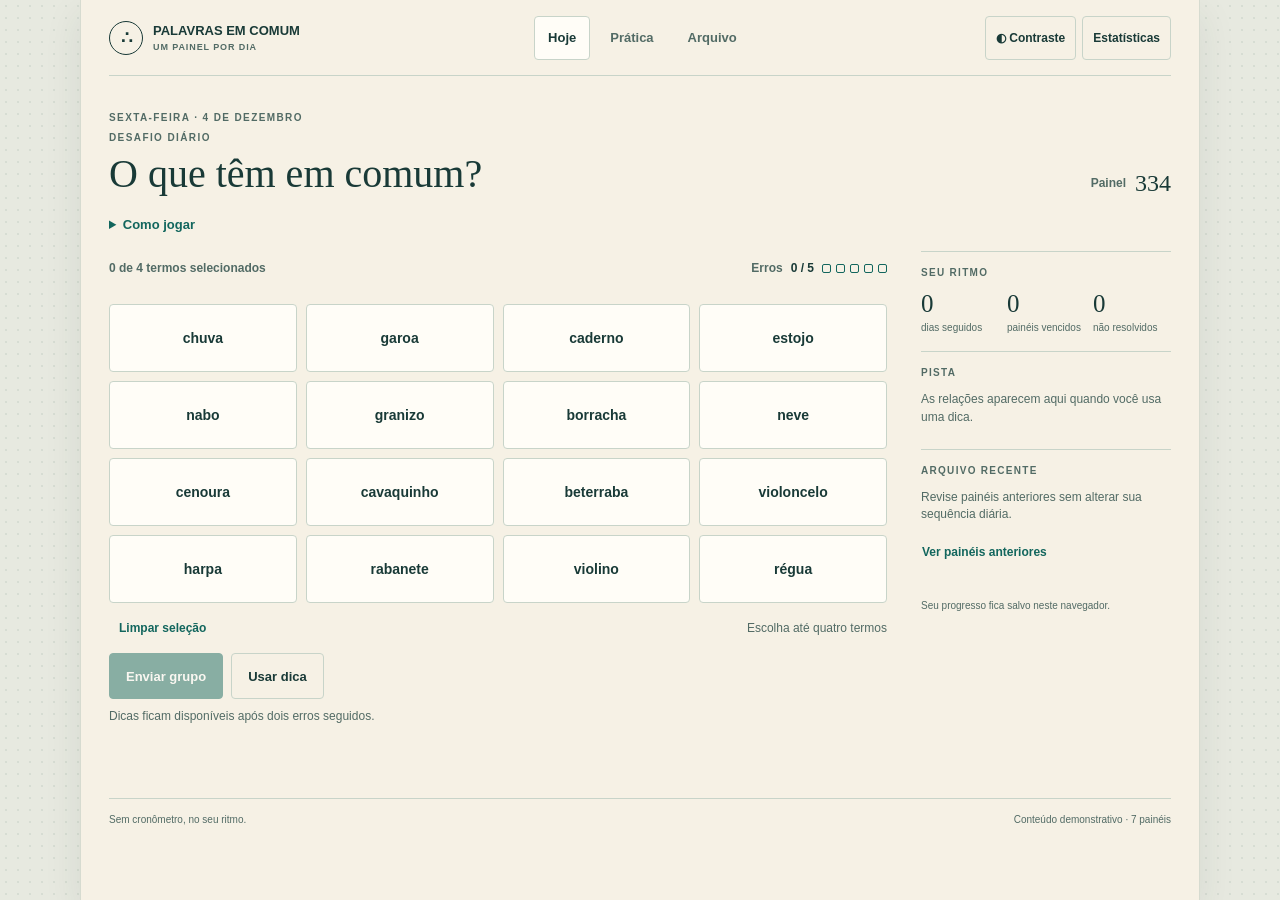
<file: index.html>
<!doctype html>
<html lang="pt-BR">
<head>
  <meta charset="utf-8">
  <meta name="viewport" content="width=device-width, initial-scale=1">
  <meta name="theme-color" content="#f6f1e5">
  <meta name="description" content="Encontre os elos escondidos entre palavras no desafio diário.">
  <title>Palavras em comum</title>
  <link rel="stylesheet" href="styles.css">
  <script src="game.js" defer></script>
</head>
<body>
  <a class="skip-link" href="#game-title">Pular para o jogo</a>
  <div class="app-shell">
    <header class="site-header">
      <a class="brand" href="index.html" aria-label="Palavras em comum, início">
        <span class="brand-mark" aria-hidden="true">∴</span>
        <span>PALAVRAS EM COMUM<small>Um painel por dia</small></span>
      </a>
      <nav class="main-nav" aria-label="Modos de jogo">
        <button class="nav-button is-active" id="daily-tab" type="button" aria-current="page">Hoje</button>
        <button class="nav-button" id="practice-tab" type="button">Prática</button>
        <button class="nav-button" id="archive-button" type="button">Arquivo</button>
      </nav>
      <div class="header-actions">
            <button class="icon-button" id="contrast-toggle" type="button" aria-pressed="false" aria-label="Ativar alto contraste">◐ <span>Contraste</span></button>
        <button class="icon-button" id="stats-button" type="button">Estatísticas</button>
      </div>
    </header>

    <main id="main-content">
      <section class="page-heading" aria-labelledby="game-title">
        <div>
          <p class="eyebrow" id="today-label">DESAFIO DIÁRIO</p>
          <h1 id="game-title">O que têm em comum?</h1>
        </div>
        <div class="panel-number"><span>Painel</span><strong id="panel-number">284</strong></div>
      </section>

      <details class="rules">
        <summary>Como jogar</summary>
        <p>Encontre quatro grupos de quatro termos. Cada combinação incorreta conta como um erro. Você tem cinco erros; não há cronômetro.</p>
      </details>

      <div class="game-layout">
        <section class="play-area" aria-label="Partida">
          <div class="game-status-bar">
            <p id="selection-count" aria-live="polite">0 de 4 termos selecionados</p>
            <div class="mistake-counter">
              <span>Erros</span>
              <strong id="error-count">0 / 5</strong>
              <span id="error-shapes" class="error-shapes" aria-hidden="true"></span>
            </div>
          </div>

          <div id="solved-groups" class="solved-groups" aria-label="Grupos encontrados"></div>
          <div id="word-board" class="word-board" role="group" aria-label="Termos do painel"></div>

          <div class="selection-actions">
            <button class="text-button" id="clear-selection" type="button">Limpar seleção</button>
            <span id="selection-help">Escolha até quatro termos</span>
          </div>
          <div class="primary-actions">
            <button class="button-primary" id="submit-group" type="button" disabled>Enviar grupo</button>
            <button class="button-secondary" id="hint-button" type="button" disabled>Usar dica</button>
          </div>
          <p class="hint-guidance" id="hint-guidance">Dicas ficam disponíveis após dois erros seguidos.</p>
          <p class="announcement" id="game-announcement" role="status" aria-live="polite" aria-atomic="true"></p>

          <section class="completion" id="completion-summary" aria-labelledby="completion-title" hidden>
            <div class="completion-copy">
              <p class="eyebrow">PAINEL ENCERRADO</p>
              <h2 id="completion-title">Você concluiu o desafio</h2>
              <p id="completion-detail"></p>
            </div>
            <div class="completion-actions">
              <button class="button-primary" id="share-result" type="button">Compartilhar resultado</button>
              <button class="button-secondary" id="challenge-link" type="button">Desafiar alguém</button>
              <button class="button-secondary" id="next-practice" type="button" hidden>Outro painel</button>
            </div>
          </section>
        </section>

        <aside class="side-panel" aria-label="Progresso e modos">
          <section class="side-section">
            <h2>Seu ritmo</h2>
            <div class="stats-row">
              <div><strong id="stat-streak">0</strong><span>dias seguidos</span></div>
              <div><strong id="stat-wins">0</strong><span>painéis vencidos</span></div>
              <div><strong id="stat-losses">0</strong><span>não resolvidos</span></div>
            </div>
          </section>
          <section class="side-section hint-section">
            <h2>Pista</h2>
            <p id="hint-message">As relações aparecem aqui quando você usa uma dica.</p>
          </section>
          <section class="side-section archive-section">
            <h2>Arquivo recente</h2>
            <p>Revise painéis anteriores sem alterar sua sequência diária.</p>
            <button class="text-button" id="open-archive" type="button">Ver painéis anteriores</button>
          </section>
          <p class="storage-note">Seu progresso fica salvo neste navegador.</p>
        </aside>
      </div>
    </main>

    <footer class="site-footer"><span>Sem cronômetro, no seu ritmo.</span><span>Conteúdo demonstrativo · 7 painéis</span></footer>
  </div>

  <dialog class="dialog" id="stats-dialog" aria-labelledby="stats-title">
    <form method="dialog"><button class="dialog-close" aria-label="Fechar estatísticas">Fechar</button></form>
    <p class="eyebrow">SEU PROGRESSO</p>
    <h2 id="stats-title">Estatísticas</h2>
    <div class="dialog-stats" id="dialog-stats"></div>
    <p class="dialog-note">As estatísticas são armazenadas localmente neste navegador.</p>
  </dialog>

  <dialog class="dialog" id="archive-dialog" aria-labelledby="archive-title">
    <form method="dialog"><button class="dialog-close" aria-label="Fechar arquivo">Fechar</button></form>
    <p class="eyebrow">PRÁTICA</p>
    <h2 id="archive-title">Painéis anteriores</h2>
    <p class="dialog-note">Escolha um painel para jogar. A prática não altera sua sequência.</p>
    <div class="archive-list" id="archive-list"></div>
  </dialog>

  <dialog class="dialog" id="share-dialog" aria-labelledby="share-title">
    <form method="dialog"><button class="dialog-close" aria-label="Fechar compartilhamento">Fechar</button></form>
    <p class="eyebrow">SEM SPOILERS</p>
    <h2 id="share-title">Seu resultado</h2>
    <label class="visually-hidden" for="share-text">Texto para compartilhar</label>
    <textarea id="share-text" readonly rows="5"></textarea>
    <button class="button-primary" id="copy-share-text" type="button">Copiar texto</button>
  </dialog>
  <noscript>Este jogo precisa de JavaScript ativado para funcionar.</noscript>
</body>
</html>
</file>
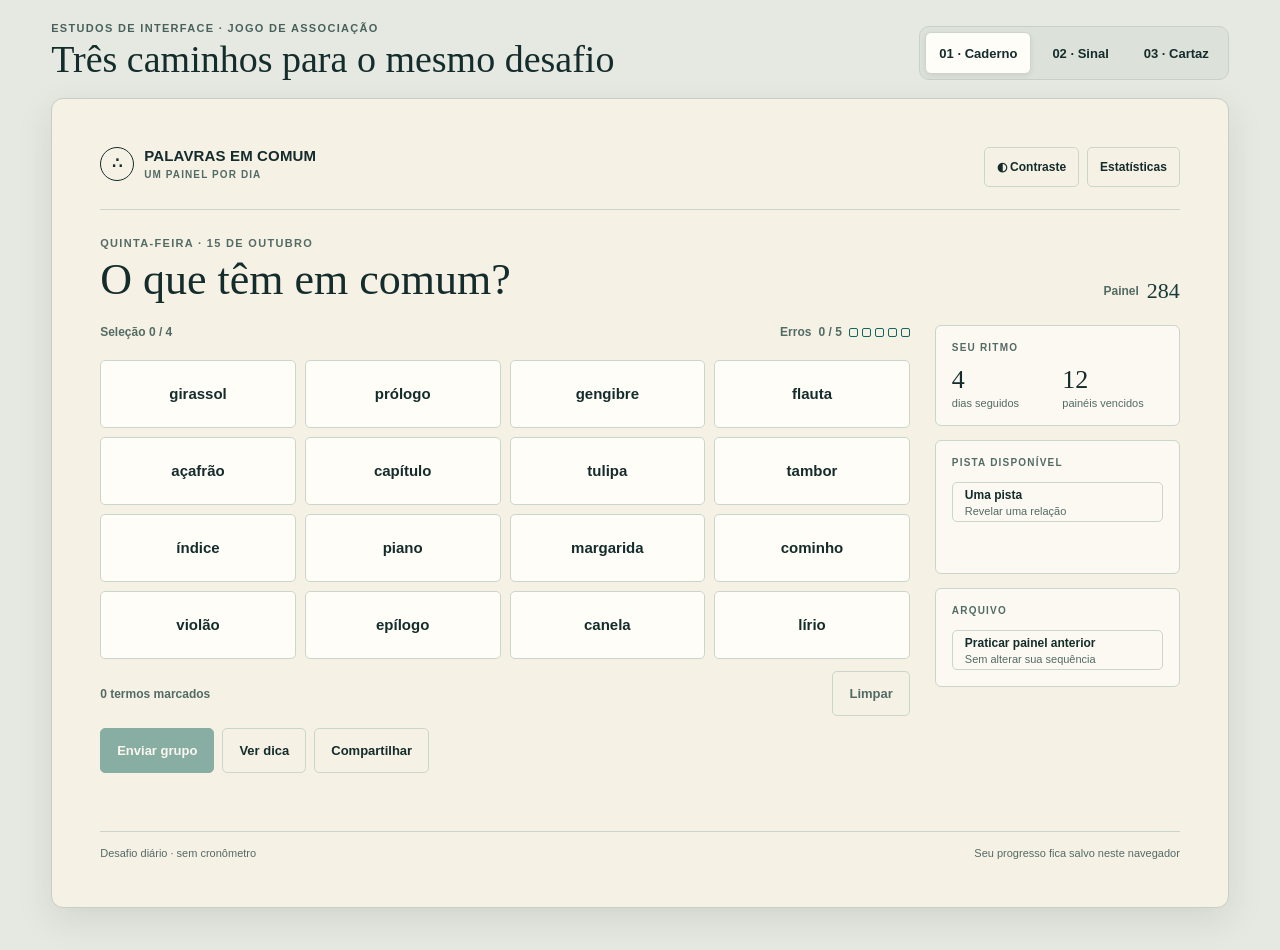
<file: mockups.html>
<!doctype html>
<html lang="pt-BR">
<head>
  <meta charset="utf-8">
  <meta name="viewport" content="width=device-width, initial-scale=1">
  <meta name="theme-color" content="#f4f0e7">
  <title>Palavras em comum | Estudos de interface</title>
  <style>
    :root {
      color-scheme: light;
      --ink: #142c2b;
      --muted: #526765;
      --line: #cbd5cd;
      --paper: #f5f1e8;
      --tile: #fffdf7;
      --accent: #12665d;
      --accent-ink: #fff;
      --focus: #e45836;
      --good: #d6e9cc;
      --bad: #f6d7ca;
      --shadow: 0 12px 36px rgb(27 42 36 / 10%);
      font-family: "Avenir Next", Avenir, "Trebuchet MS", sans-serif;
    }
    * { box-sizing: border-box; }
    body { margin: 0; background: #e6e9e1; color: var(--ink); }
    button { color: inherit; font: inherit; }
    button:focus-visible, a:focus-visible { outline: 3px solid var(--focus); outline-offset: 3px; }
    .showcase { max-width: 1440px; margin: auto; padding: 22px clamp(16px, 4vw, 56px) 42px; }
    .showcase-head { display: flex; align-items: end; justify-content: space-between; gap: 24px; margin: 0 auto 18px; max-width: 1180px; }
    .showcase-head p { margin: 0 0 5px; color: #48615d; font: 700 11px/1.2 "Avenir Next", sans-serif; letter-spacing: .12em; text-transform: uppercase; }
    .showcase-head h1 { margin: 0; font: 500 clamp(24px, 3vw, 38px)/1.05 Georgia, serif; letter-spacing: 0; }
    .switcher { display: flex; flex-wrap: wrap; gap: 7px; padding: 5px; background: #dce2d9; border: 1px solid #c8d1c8; border-radius: 10px; }
    .switcher button { min-height: 42px; padding: 0 13px; border: 1px solid transparent; border-radius: 6px; background: transparent; cursor: pointer; font-size: 13px; font-weight: 700; }
    .switcher button[aria-pressed="true"] { background: #fffdf7; border-color: #cbd5cd; box-shadow: 0 2px 5px rgb(20 44 43 / 8%); }
    .frame { max-width: 1180px; min-height: 730px; margin: auto; overflow: hidden; border: 1px solid #c7cec5; border-radius: 12px; background: var(--paper); box-shadow: var(--shadow); transition: background-color .25s, color .25s; }
    .game { min-height: 730px; padding: clamp(20px, 4vw, 48px); }
    .game-top { display: flex; align-items: start; justify-content: space-between; gap: 20px; padding-bottom: 22px; border-bottom: 1px solid var(--line); }
    .wordmark { display: flex; align-items: center; gap: 10px; }
    .mark { display: grid; width: 34px; height: 34px; place-items: center; border: 1px solid currentColor; border-radius: 50%; font: 700 16px/1 Georgia, serif; }
    .brand { font: 700 15px/1.1 "Avenir Next", sans-serif; letter-spacing: .01em; }
    .edition { display: block; margin-top: 5px; color: var(--muted); font: 600 10px/1.1 "Avenir Next", sans-serif; letter-spacing: .11em; text-transform: uppercase; }
    .top-actions { display: flex; gap: 8px; }
    .quiet-button { min-height: 40px; padding: 0 12px; border: 1px solid var(--line); border-radius: 5px; background: transparent; cursor: pointer; font-size: 12px; font-weight: 700; }
    .quiet-button:hover { background: color-mix(in srgb, var(--accent) 8%, var(--tile)); }
    .intro { display: flex; align-items: end; justify-content: space-between; gap: 16px; padding: 27px 0 23px; }
    .intro h2 { margin: 0; font: 500 clamp(28px, 4vw, 44px)/1 Georgia, serif; letter-spacing: 0; }
    .intro .date { margin: 0 0 8px; color: var(--muted); font: 700 11px/1.2 "Avenir Next", sans-serif; letter-spacing: .12em; text-transform: uppercase; }
    .day-number { display: inline-flex; align-items: center; gap: 8px; color: var(--muted); font-size: 12px; font-weight: 700; }
    .day-number b { color: var(--ink); font: 500 22px/1 Georgia, serif; }
    .main-grid { display: grid; grid-template-columns: minmax(0, 1fr) 245px; grid-template-areas: "board rail"; align-items: start; gap: 25px; }
    .board-wrap { min-width: 0; }
    .board-meta { display: flex; align-items: center; justify-content: space-between; gap: 12px; margin: 0 0 11px; color: var(--muted); font-size: 12px; font-weight: 700; }
    .mistakes { display: flex; align-items: center; gap: 7px; white-space: nowrap; }
    .mistake-shapes { display: flex; gap: 4px; }
    .mistake-shapes i { display: block; width: 9px; height: 9px; border: 1.5px solid var(--accent); border-radius: 2px; }
    .mistake-shapes i.used { background: var(--focus); border-color: var(--focus); transform: rotate(45deg); }
    .board { display: grid; grid-template-columns: repeat(4, minmax(0, 1fr)); gap: 9px; }
    .tile { display: grid; min-height: 68px; place-items: center; padding: 8px 5px; border: 1px solid var(--line); border-radius: 5px; background: var(--tile); cursor: pointer; font-size: clamp(12px, 1.35vw, 15px); font-weight: 750; line-height: 1.2; text-align: center; overflow-wrap: anywhere; transition: background-color .16s, border-color .16s, transform .16s; }
    .tile:hover:not(:disabled) { border-color: var(--accent); transform: translateY(-2px); }
    .tile[aria-pressed="true"] { border: 2px solid var(--accent); background: color-mix(in srgb, var(--accent) 12%, var(--tile)); box-shadow: inset 0 -4px 0 var(--accent); }
    .tile[aria-pressed="true"]::before { content: "✓"; position: absolute; transform: translate(25px, -20px); display: grid; width: 18px; height: 18px; place-items: center; border-radius: 50%; background: var(--accent); color: var(--accent-ink); font-size: 11px; }
    .tile:disabled { cursor: default; opacity: .45; }
    .selection-row { display: flex; align-items: center; justify-content: space-between; gap: 12px; min-height: 58px; padding: 12px 0; color: var(--muted); font-size: 12px; font-weight: 700; }
    .selection-row strong { color: var(--ink); font-size: 14px; }
    .action-row { display: flex; flex-wrap: wrap; gap: 8px; }
    .primary-button, .secondary-button { min-height: 45px; padding: 0 16px; border-radius: 5px; cursor: pointer; font-size: 13px; font-weight: 800; }
    .primary-button { border: 1px solid var(--accent); background: var(--accent); color: var(--accent-ink); }
    .primary-button:disabled { cursor: not-allowed; opacity: .48; }
    .secondary-button { border: 1px solid var(--line); background: transparent; }
    .primary-button:not(:disabled):hover { filter: brightness(1.1); }
    .live { min-height: 25px; margin: 10px 0 0; color: var(--muted); font-size: 13px; line-height: 1.4; }
    .live[data-kind="error"] { color: #a43824; font-weight: 700; }
    .live[data-kind="success"] { color: var(--accent); font-weight: 700; }
    .rail { display: grid; gap: 14px; }
    .rail-section { padding: 16px; border: 1px solid var(--line); border-radius: 6px; background: color-mix(in srgb, var(--tile) 72%, transparent); }
    .rail-section h3 { margin: 0 0 13px; color: var(--muted); font: 700 10px/1.2 "Avenir Next", sans-serif; letter-spacing: .12em; text-transform: uppercase; }
    .stat-pair { display: grid; grid-template-columns: 1fr 1fr; gap: 10px; }
    .stat strong { display: block; font: 500 26px/1 Georgia, serif; }
    .stat span { display: block; margin-top: 4px; color: var(--muted); font-size: 11px; }
    .hint { width: 100%; text-align: left; }
    .hint span { display: block; margin-top: 3px; color: var(--muted); font-size: 11px; font-weight: 500; }
    .solved { display: grid; gap: 7px; margin-bottom: 10px; }
    .solved-group { padding: 9px 11px; border-left: 4px solid var(--accent); background: var(--good); font-size: 12px; font-weight: 800; }
    .solved-group small { display: block; margin-top: 3px; font-weight: 500; }
    .footer-note { display: flex; align-items: center; justify-content: space-between; gap: 12px; margin-top: 23px; padding-top: 15px; border-top: 1px solid var(--line); color: var(--muted); font-size: 11px; }
    .high-contrast { --paper: #fff; --tile: #fff; --ink: #000; --muted: #222; --line: #333; --accent: #004a44; --accent-ink: #fff; --good: #d7ffd3; --bad: #ffe1d7; }
    .frame[data-theme="folio"] { --paper: #f6f1e5; --tile: #fffdf7; --ink: #193a37; --muted: #536b65; --line: #cad6cb; --accent: #12665d; --accent-ink: #fff; --focus: #cf4c31; }
    .frame[data-theme="folio"] .game { background-image: radial-gradient(#b8a87e22 .7px, transparent .7px); background-size: 8px 8px; }
    .frame[data-theme="folio"] .intro h2 { font-family: "Iowan Old Style", "Palatino Linotype", Georgia, serif; }
    .frame[data-theme="signal"] { --paper: #121a1d; --tile: #1d292c; --ink: #f3f4de; --muted: #b7c7bd; --line: #455357; --accent: #d8fa4e; --accent-ink: #182018; --focus: #ff8868; --good: #32462d; --bad: #552f27; color-scheme: dark; }
    .frame[data-theme="signal"] .game { background-image: linear-gradient(90deg, transparent 49.8%, #ffffff07 50%, transparent 50.2%); }
    .frame[data-theme="signal"] .intro h2 { font-family: "Trebuchet MS", sans-serif; font-weight: 800; }
    .frame[data-theme="signal"] .mark { border-radius: 8px; color: var(--accent); transform: rotate(-6deg); }
    .frame[data-theme="signal"] .mistake-shapes i.used { background: var(--focus); border-color: var(--focus); }
    .frame[data-theme="signal"] .live[data-kind="error"] { color: #ffab93; }
    .frame[data-theme="poster"] { --paper: #ff5c47; --tile: #fff5db; --ink: #211b36; --muted: #3a3156; --line: #211b36; --accent: #3157f5; --accent-ink: #fff; --focus: #211b36; --good: #c7f167; --bad: #ffd1c5; }
    .frame[data-theme="poster"] .game { background-image: radial-gradient(ellipse at 91% 10%, #ffc857 0 7%, transparent 7.2%), linear-gradient(135deg, transparent 79%, #e5458a 79% 83%, transparent 83%); }
    .frame[data-theme="poster"] .game-top { border-bottom: 3px solid var(--ink); }
    .frame[data-theme="poster"] .intro h2 { font: 900 clamp(31px, 4.5vw, 54px)/.9 "Trebuchet MS", sans-serif; }
    .frame[data-theme="poster"] .mark { border: 0; border-radius: 4px; background: var(--ink); color: #fff5db; transform: rotate(5deg); }
    .frame[data-theme="poster"] .tile { border-width: 2px; box-shadow: 3px 3px 0 var(--ink); }
    .frame[data-theme="poster"] .tile[aria-pressed="true"] { background: #c7f167; box-shadow: 3px 3px 0 var(--ink), inset 0 -4px 0 var(--accent); }
    .frame[data-theme="poster"] .rail-section { border-width: 2px; background: #fff5db; box-shadow: 3px 3px 0 var(--ink); }
    .frame[data-theme="poster"] .quiet-button, .frame[data-theme="poster"] .secondary-button { border-width: 2px; background: #fff5db; }
    .frame[data-theme="poster"] .primary-button { border-width: 2px; box-shadow: 3px 3px 0 var(--ink); }
    .frame[data-theme="poster"] .footer-note { border-top: 3px solid var(--ink); }
    .frame[data-theme="poster"] .live[data-kind="error"] { color: #531b14; }
    @media (max-width: 780px) {
      .showcase-head { align-items: start; flex-direction: column; }
      .switcher { width: 100%; }
      .switcher button { flex: 1 1 30%; padding: 0 7px; }
      .frame { min-height: 0; }
      .game { min-height: 0; padding: 20px 16px 24px; }
      .main-grid { grid-template-columns: 1fr; gap: 14px; }
      .rail { grid-template-columns: 1fr 1fr; }
      .board { gap: 7px; }
      .tile { min-height: 62px; padding: 7px 3px; font-size: 12px; }
      .tile[aria-pressed="true"]::before { transform: translate(22px, -19px); }
      .footer-note { align-items: start; flex-direction: column; }
    }
    @media (max-width: 420px) {
      .top-actions .quiet-button { padding: 0 8px; font-size: 11px; }
      .intro { align-items: start; flex-direction: column; }
      .rail { grid-template-columns: 1fr; }
      .action-row > button { flex: 1; }
      .tile { min-height: 58px; font-size: 11px; }
    }
    @media (prefers-reduced-motion: reduce) {
      *, *::before, *::after { scroll-behavior: auto !important; transition-duration: .01ms !important; animation-duration: .01ms !important; animation-iteration-count: 1 !important; }
    }
    .tile { position: relative; }
    .frame[data-theme="signal"] .main-grid { grid-template-columns: 1fr; }
    .frame[data-theme="signal"] .rail { order: -1; grid-template-columns: repeat(3, minmax(0, 1fr)); }
    .frame[data-theme="poster"] .main-grid { grid-template-columns: 190px minmax(0, 1fr); }
    .frame[data-theme="poster"] .rail { order: -1; }
    @media (max-width: 780px) {
      .main-grid { grid-template-columns: 1fr; grid-template-areas: "board" "rail"; }
      .frame[data-theme="signal"] .rail, .frame[data-theme="poster"] .rail { order: 0; grid-template-columns: 1fr 1fr; }
      .frame[data-theme="signal"] .main-grid, .frame[data-theme="poster"] .main-grid { grid-template-columns: 1fr; grid-template-areas: "board" "rail"; }
    }
  </style>
</head>
<body>
  <main class="showcase">
    <header class="showcase-head">
      <div>
        <p>Estudos de interface · jogo de associação</p>
        <h1>Três caminhos para o mesmo desafio</h1>
      </div>
      <nav class="switcher" aria-label="Escolher proposta visual" role="group">
        <button type="button" data-choice="folio" aria-pressed="true">01 · Caderno</button>
        <button type="button" data-choice="signal" aria-pressed="false">02 · Sinal</button>
        <button type="button" data-choice="poster" aria-pressed="false">03 · Cartaz</button>
      </nav>
    </header>

    <section class="frame" id="frame" data-theme="folio" aria-label="Protótipo interativo do jogo">
      <div class="game" id="game">
        <header class="game-top">
          <div class="wordmark"><span class="mark" aria-hidden="true">∴</span><div><div class="brand">PALAVRAS EM COMUM</div><span class="edition">Um painel por dia</span></div></div>
          <div class="top-actions">
            <button class="quiet-button" id="contrast" type="button" aria-pressed="false">◐ Contraste</button>
            <button class="quiet-button" type="button" aria-label="Abrir estatísticas">Estatísticas</button>
          </div>
        </header>

        <div class="intro">
          <div><p class="date">Quinta-feira · 15 de outubro</p><h2>O que têm em comum?</h2></div>
          <div class="day-number"><span>Painel</span><b>284</b></div>
        </div>

        <div class="main-grid">
          <section class="board-wrap" aria-label="Tabuleiro">
            <div class="board-meta"><span id="selection-label">Seleção <strong id="selected-count">0 / 4</strong></span><span class="mistakes"><span>Erros</span><strong id="error-count">0 / 5</strong><span class="mistake-shapes" id="mistake-shapes" aria-hidden="true"></span></span></div>
            <div class="solved" id="solved" aria-label="Grupos resolvidos"></div>
            <div class="board" id="board" role="group" aria-label="16 termos do painel"></div>
            <div class="selection-row"><span id="selection-status" aria-live="polite">0 termos marcados</span><button type="button" class="secondary-button" id="clear">Limpar</button></div>
            <div class="action-row">
              <button type="button" class="primary-button" id="submit" disabled>Enviar grupo</button>
              <button type="button" class="secondary-button" id="hint">Ver dica</button>
              <button type="button" class="secondary-button" id="share">Compartilhar</button>
            </div>
            <p class="live" id="live" role="status" aria-live="polite" aria-atomic="true">&nbsp;</p>
          </section>

          <aside class="rail" aria-label="Resumo da partida">
            <section class="rail-section"><h3>Seu ritmo</h3><div class="stat-pair"><div class="stat"><strong>4</strong><span>dias seguidos</span></div><div class="stat"><strong>12</strong><span>painéis vencidos</span></div></div></section>
            <section class="rail-section"><h3>Pista disponível</h3><button type="button" class="quiet-button hint" id="hint-card">Uma pista <span>Revelar uma relação</span></button><p id="hint-text" class="live" aria-live="polite"></p></section>
            <section class="rail-section"><h3>Arquivo</h3><button type="button" class="quiet-button hint">Praticar painel anterior <span>Sem alterar sua sequência</span></button></section>
          </aside>
        </div>
        <footer class="footer-note"><span>Desafio diário · sem cronômetro</span><span>Seu progresso fica salvo neste navegador</span></footer>
      </div>
    </section>
  </main>
  <script>
    const groups = [
      { name: "Partes de um livro", terms: ["prólogo", "capítulo", "índice", "epílogo"], mark: "▰" },
      { name: "Flores", terms: ["tulipa", "lírio", "girassol", "margarida"], mark: "✿" },
      { name: "Temperos", terms: ["canela", "gengibre", "açafrão", "cominho"], mark: "◆" },
      { name: "Instrumentos musicais", terms: ["flauta", "tambor", "violão", "piano"], mark: "♫" }
    ];
    const terms = ["girassol", "prólogo", "gengibre", "flauta", "açafrão", "capítulo", "tulipa", "tambor", "índice", "piano", "margarida", "cominho", "violão", "epílogo", "canela", "lírio"];
    const board = document.querySelector("#board");
    const live = document.querySelector("#live");
    const selected = new Set();
    const solved = new Set();
    let errors = 0;
    let hintIndex = 0;
    let consecutiveErrors = 0;

    function renderBoard() {
      board.replaceChildren();
      terms.filter(term => ![...solved].some(groupIndex => groups[groupIndex].terms.includes(term))).forEach(term => {
        const button = document.createElement("button");
        button.type = "button";
        button.className = "tile";
        button.textContent = term;
        button.setAttribute("aria-label", term);
        button.setAttribute("aria-pressed", String(selected.has(term)));
        button.disabled = errors >= 5 || solved.size === groups.length;
        button.addEventListener("click", () => toggleTerm(term));
        board.append(button);
      });
      document.querySelector("#selected-count").textContent = `${selected.size} / 4`;
      document.querySelector("#selection-status").textContent = `${selected.size} ${selected.size === 1 ? "termo marcado" : "termos marcados"}`;
      document.querySelector("#submit").disabled = selected.size !== 4 || errors >= 5 || solved.size === groups.length;
    }
    function toggleTerm(term) {
      if (selected.has(term)) selected.delete(term);
      else if (selected.size < 4) selected.add(term);
      else { announce("Já há quatro termos marcados. Remova um antes de escolher outro.", "error"); return; }
      announce("", "");
      renderBoard();
    }
    function announce(message, kind) {
      live.textContent = message || "\u00a0";
      live.dataset.kind = kind || "";
    }
    function renderErrors() {
      document.querySelector("#error-count").textContent = `${errors} / 5`;
      const shapes = document.querySelector("#mistake-shapes");
      shapes.replaceChildren(...Array.from({ length: 5 }, (_, i) => {
        const shape = document.createElement("i");
        if (i < errors) shape.className = "used";
        return shape;
      }));
    }
    function renderSolved(groupIndex) {
      const group = groups[groupIndex];
      const row = document.createElement("div");
      row.className = "solved-group";
      row.innerHTML = `<span aria-hidden="true">${group.mark}</span> ${group.name}<small>${group.terms.join(" · ")}</small>`;
      document.querySelector("#solved").append(row);
    }
    function submitGroup() {
      const match = groups.findIndex(group => group.terms.every(term => selected.has(term)));
      if (match >= 0) {
        solved.add(match);
        selected.clear();
        consecutiveErrors = 0;
        renderSolved(match);
        announce(`Grupo encontrado: ${groups[match].name}.`, "success");
        if (solved.size === groups.length) announce("Painel concluído. Você encontrou todas as relações.", "success");
      } else {
        errors += 1;
        consecutiveErrors += 1;
        const near = groups.some(group => group.terms.filter(term => selected.has(term)).length === 3);
        selected.clear();
        renderErrors();
        announce(near ? `Quase: três termos pertencem ao mesmo grupo. Restam ${5 - errors} erros.` : `Essa combinação não forma um grupo. Restam ${5 - errors} erros.`, "error");
        if (errors >= 5) announce("Limite de erros atingido. As relações do painel foram reveladas.", "error");
        if (errors >= 5) groups.forEach((group, index) => { if (!solved.has(index)) renderSolved(index); });
      }
      renderBoard();
    }
    function revealHint() {
      const target = groups.find(group => group.terms.some(term => ![...solved].some(i => groups[i].terms.includes(term)))) || groups[0];
      const text = `Uma categoria deste painel: ${target.name}.`;
      document.querySelector("#hint-text").textContent = text;
      announce(text, "success");
      hintIndex += 1;
    }
    document.querySelector("#submit").addEventListener("click", submitGroup);
    document.querySelector("#clear").addEventListener("click", () => { selected.clear(); renderBoard(); announce("Seleção limpa.", ""); });
    document.querySelector("#hint").addEventListener("click", revealHint);
    document.querySelector("#hint-card").addEventListener("click", revealHint);
    document.querySelector("#contrast").addEventListener("click", event => {
      const active = document.querySelector("#game").classList.toggle("high-contrast");
      event.currentTarget.setAttribute("aria-pressed", String(active));
      event.currentTarget.textContent = active ? "◑ Contraste" : "◐ Contraste";
    });
    document.querySelector("#share").addEventListener("click", async () => {
      const summary = `Painel 284 · ${solved.size}/4 grupos · ${errors}/5 erros\n◆ □ ◆ △`;
      try {
        await navigator.clipboard.writeText(summary);
        announce("Resultado copiado, sem revelar as respostas.", "success");
      } catch {
        announce(summary, "success");
      }
    });
    document.querySelectorAll("[data-choice]").forEach(button => button.addEventListener("click", () => {
      document.querySelector("#frame").dataset.theme = button.dataset.choice;
      document.querySelectorAll("[data-choice]").forEach(tab => tab.setAttribute("aria-pressed", String(tab === button)));
    }));
    renderBoard();
    renderErrors();
  </script>
</body>
</html>
</file>
<file: styles.css>
@charset "UTF-8";
:root {
  color-scheme: light;
  --ink: #193a37;
  --muted: #526b65;
  --line: #c8d4c9;
  --paper: #f6f1e5;
  --surface: #fffdf7;
  --accent: #12665d;
  --accent-ink: #fff;
  --focus: #c9432c;
  --success: #dcebcf;
  --success-ink: #193a37;
  --error: #a43824;
  --hint: #f3e5b6;
  --shadow: 0 14px 36px rgb(28 50 43 / 9%);
  font-family: "Avenir Next", Avenir, "Trebuchet MS", sans-serif;
  background: var(--paper);
  color: var(--ink);
}
* { box-sizing: border-box; }
body {
  min-width: 320px;
  min-height: 100vh;
  margin: 0;
  background-color: #e7e9e0;
  background-image: radial-gradient(#4d71631a .8px, transparent .8px);
  background-size: 12px 12px;
  color: var(--ink);
}
button, textarea { color: inherit; font: inherit; }
button { touch-action: manipulation; }
button:focus-visible, a:focus-visible, summary:focus-visible, textarea:focus-visible {
  outline: 3px solid var(--focus);
  outline-offset: 3px;
}
button:disabled { cursor: not-allowed; }
[hidden] { display: none !important; }
.skip-link {
  position: fixed;
  z-index: 20;
  top: 8px;
  left: 8px;
  padding: 10px 14px;
  transform: translateY(-160%);
  border-radius: 3px;
  background: var(--ink);
  color: #fff;
}
.skip-link:focus { transform: translateY(0); }
.app-shell {
  width: min(1120px, calc(100% - 32px));
  min-height: 100vh;
  margin: 0 auto;
  padding: 0 28px;
  border-right: 1px solid #d6dbd0;
  border-left: 1px solid #d6dbd0;
  background: var(--paper);
  box-shadow: var(--shadow);
}
.site-header {
  display: flex;
  min-height: 76px;
  align-items: center;
  justify-content: space-between;
  gap: 22px;
  border-bottom: 1px solid var(--line);
}
.brand {
  display: inline-flex;
  align-items: center;
  gap: 10px;
  color: var(--ink);
  text-decoration: none;
  font-size: 13px;
  font-weight: 800;
}
.brand-mark {
  display: grid;
  width: 34px;
  height: 34px;
  place-items: center;
  border: 1px solid currentColor;
  border-radius: 50%;
  font: 700 18px/1 Georgia, serif;
}
.brand small {
  display: block;
  margin-top: 4px;
  color: var(--muted);
  font-size: 9px;
  font-weight: 700;
  letter-spacing: .1em;
  text-transform: uppercase;
}
.main-nav, .header-actions { display: flex; align-items: center; gap: 6px; }
.nav-button, .icon-button, .text-button, .button-secondary, .button-primary {
  min-height: 44px;
  border: 1px solid transparent;
  border-radius: 4px;
  background: transparent;
  cursor: pointer;
  font-weight: 750;
}
.nav-button { padding: 0 13px; color: var(--muted); font-size: 13px; }
.nav-button:hover, .text-button:hover { background: #e9eee4; color: var(--ink); }
.nav-button.is-active { border-color: var(--line); background: var(--surface); color: var(--ink); }
.icon-button { padding: 0 10px; border-color: var(--line); color: var(--ink); font-size: 12px; }
.icon-button:hover, .button-secondary:hover { background: #e9eee4; }
.page-heading {
  display: flex;
  align-items: end;
  justify-content: space-between;
  gap: 20px;
  padding: 36px 0 22px;
}
.eyebrow {
  margin: 0 0 9px;
  color: var(--muted);
  font-size: 10px;
  font-weight: 800;
  letter-spacing: .14em;
  text-transform: uppercase;
}
h1, h2, h3, p { overflow-wrap: anywhere; }
h1 {
  margin: 0;
  font: 500 40px/1.08 "Iowan Old Style", "Palatino Linotype", Georgia, serif;
}
.panel-number { display: flex; align-items: center; gap: 9px; color: var(--muted); font-size: 12px; font-weight: 700; }
.panel-number strong { color: var(--ink); font: 500 24px/1 Georgia, serif; }
.rules { margin-bottom: 19px; color: var(--muted); font-size: 13px; }
.rules summary { width: fit-content; cursor: pointer; color: var(--accent); font-weight: 750; }
.rules p { max-width: 700px; margin: 8px 0 0; line-height: 1.5; }
.game-layout { display: grid; grid-template-columns: minmax(0, 1fr) 250px; align-items: start; gap: 34px; }
.play-area { min-width: 0; }
.game-status-bar {
  display: flex;
  align-items: center;
  justify-content: space-between;
  gap: 12px;
  min-height: 34px;
  margin-bottom: 10px;
  color: var(--muted);
  font-size: 12px;
  font-weight: 750;
}
.game-status-bar p { margin: 0; }
.mistake-counter { display: inline-flex; align-items: center; gap: 8px; white-space: nowrap; }
.mistake-counter strong { color: var(--ink); }
.error-shapes { display: inline-flex; gap: 5px; }
.error-shapes i { width: 9px; height: 9px; border: 1.5px solid var(--accent); border-radius: 2px; }
.error-shapes i.is-used { transform: rotate(45deg); background: var(--focus); border-color: var(--focus); }
.solved-groups { display: grid; gap: 7px; margin-bottom: 9px; }
.solved-group {
  padding: 11px 13px;
  border-left: 5px solid var(--accent);
  background: var(--success);
  color: var(--success-ink);
  font-size: 13px;
  font-weight: 800;
}
.solved-group p { margin: 4px 0 0; font-size: 12px; font-weight: 500; line-height: 1.35; }
.solved-terms { margin-top: 5px; color: inherit; font-size: 11px; font-weight: 600; }
.word-board { display: grid; grid-template-columns: repeat(4, minmax(0, 1fr)); gap: 9px; }
.word-tile {
  position: relative;
  display: grid;
  min-width: 0;
  min-height: 68px;
  place-items: center;
  padding: 9px 7px;
  border: 1px solid var(--line);
  border-radius: 4px;
  background: var(--surface);
  color: var(--ink);
  cursor: pointer;
  font-size: 14px;
  font-weight: 800;
  line-height: 1.2;
  text-align: center;
  overflow-wrap: anywhere;
  transition: background-color .15s, border-color .15s, transform .15s;
}
.word-tile:hover:not(:disabled) { transform: translateY(-2px); border-color: var(--accent); }
.word-tile[aria-pressed="true"] {
  border: 2px solid var(--accent);
  background: #e0ece4;
  box-shadow: inset 0 -4px 0 var(--accent);
}
.word-tile[aria-pressed="true"]::after {
  position: absolute;
  top: 4px;
  right: 5px;
  display: grid;
  width: 18px;
  height: 18px;
  place-items: center;
  border-radius: 50%;
  background: var(--accent);
  color: var(--accent-ink);
  content: "✓";
  font-size: 11px;
}
.word-tile.is-fixed { border-style: dashed; }
.word-tile.is-fixed::before {
  position: absolute;
  top: 4px;
  left: 5px;
  color: var(--accent);
  content: "◆";
  font-size: 9px;
}
.word-tile:disabled { opacity: .58; cursor: default; }
.selection-actions { display: flex; min-height: 50px; align-items: center; justify-content: space-between; gap: 12px; color: var(--muted); font-size: 12px; }
.text-button { min-height: 40px; padding: 0 9px; color: var(--accent); font-size: 12px; }
.primary-actions { display: flex; flex-wrap: wrap; gap: 8px; }
.button-primary, .button-secondary { min-height: 46px; padding: 0 16px; font-size: 13px; }
.button-primary { border-color: var(--accent); background: var(--accent); color: var(--accent-ink); }
.button-primary:hover:not(:disabled) { filter: brightness(1.1); }
.button-primary:disabled { opacity: .48; }
.button-secondary { border-color: var(--line); background: transparent; color: var(--ink); }
.hint-guidance, .announcement { min-height: 23px; margin: 9px 0 0; color: var(--muted); font-size: 12px; line-height: 1.45; }
.announcement { min-height: 25px; color: var(--accent); font-weight: 700; }
.announcement[data-kind="error"] { color: var(--error); }
.announcement[data-kind="success"] { color: var(--accent); }
.side-panel { display: grid; gap: 0; }
.side-section { padding: 15px 0 17px; border-top: 1px solid var(--line); }
.side-section h2 { margin: 0 0 13px; color: var(--muted); font-size: 10px; font-weight: 850; letter-spacing: .13em; text-transform: uppercase; }
.stats-row { display: grid; grid-template-columns: repeat(3, 1fr); gap: 8px; }
.stats-row strong { display: block; color: var(--ink); font: 500 25px/1 Georgia, serif; }
.stats-row span { display: block; margin-top: 5px; color: var(--muted); font-size: 10px; line-height: 1.3; }
.side-section p { margin: 0 0 8px; color: var(--muted); font-size: 12px; line-height: 1.45; }
.hint-section { padding-bottom: 15px; }
.archive-section .text-button { margin-left: -9px; }
.storage-note { margin: 10px 0; color: var(--muted); font-size: 10px; line-height: 1.4; }
.completion { display: grid; grid-template-columns: minmax(0, 1fr) auto; align-items: center; gap: 18px; margin-top: 22px; padding: 17px 0; border-top: 2px solid var(--accent); }
.completion h2 { margin: 0; font: 500 23px/1.15 Georgia, serif; }
.completion-copy > p:last-child { margin: 7px 0 0; color: var(--muted); font-size: 12px; line-height: 1.45; }
.completion-actions { display: flex; flex-wrap: wrap; justify-content: end; gap: 7px; }
.completion-actions button { min-height: 42px; padding: 0 11px; font-size: 11px; }
.site-footer { display: flex; justify-content: space-between; gap: 18px; margin-top: 33px; padding: 15px 0 20px; border-top: 1px solid var(--line); color: var(--muted); font-size: 10px; }
.dialog {
  position: fixed;
  width: min(480px, calc(100% - 28px));
  max-height: min(80vh, 700px);
  padding: 25px;
  border: 1px solid var(--line);
  border-radius: 6px;
  background: var(--surface);
  color: var(--ink);
  box-shadow: 0 22px 70px rgb(0 0 0 / 28%);
}
.dialog::backdrop { background: rgb(15 31 27 / 58%); }
.dialog > form { display: flex; justify-content: end; }
.dialog h2 { margin: 0 0 16px; font: 500 28px/1.1 Georgia, serif; }
.dialog-close { min-height: 38px; padding: 0 10px; border: 1px solid var(--line); border-radius: 4px; background: transparent; cursor: pointer; font-size: 12px; font-weight: 750; }
.dialog-note { color: var(--muted); font-size: 12px; line-height: 1.45; }
.dialog-stats { display: grid; gap: 9px; }
.dialog-stat { display: flex; justify-content: space-between; gap: 14px; padding: 9px 0; border-bottom: 1px solid var(--line); font-size: 13px; }
.dialog-stat strong { font-size: 16px; }
.archive-list { display: grid; gap: 7px; max-height: 42vh; overflow: auto; }
.archive-list button { display: flex; min-height: 55px; align-items: center; justify-content: space-between; gap: 14px; padding: 9px 11px; border: 1px solid var(--line); border-radius: 4px; background: transparent; cursor: pointer; text-align: left; }
.archive-list button:hover { background: #edf1e8; }
.archive-list button span:last-child { color: var(--muted); font-size: 11px; }
#share-text { display: block; width: 100%; margin-bottom: 12px; padding: 12px; border: 1px solid var(--line); border-radius: 4px; resize: vertical; background: var(--paper); font: 14px/1.6 "Trebuchet MS", sans-serif; }
.visually-hidden { position: absolute; width: 1px; height: 1px; padding: 0; overflow: hidden; clip: rect(0, 0, 0, 0); white-space: nowrap; border: 0; }
.high-contrast {
  --ink: #000;
  --muted: #242424;
  --line: #262626;
  --paper: #fff;
  --surface: #fff;
  --accent: #00463f;
  --accent-ink: #fff;
  --focus: #000;
  --success: #e3ffd8;
  --success-ink: #000;
  --error: #8a1d0b;
  --hint: #fff2ae;
  background: #fff;
}
.high-contrast .word-tile[aria-pressed="true"] { background: #d5ebff; }
@media (max-width: 850px) {
  .app-shell { width: min(100%, 760px); padding: 0 22px; }
  .site-header { flex-wrap: wrap; padding: 13px 0; gap: 9px 16px; }
  .main-nav { order: 3; width: 100%; }
  .nav-button { flex: 1; }
  .game-layout { grid-template-columns: 1fr; gap: 17px; }
  .side-panel { grid-template-columns: repeat(3, minmax(0, 1fr)); column-gap: 20px; }
  .storage-note { grid-column: 1 / -1; }
  .stats-row { grid-template-columns: repeat(3, minmax(0, 1fr)); }
}
@media (max-width: 540px) {
  .app-shell { width: 100%; padding: 0 16px; border: 0; }
  .site-header { gap: 9px; }
  .brand { font-size: 11px; }
  .brand-mark { width: 31px; height: 31px; }
  .header-actions { margin-left: auto; }
  .icon-button { min-height: 40px; padding: 0 8px; font-size: 11px; }
  .icon-button span { display: none; }
  .page-heading { align-items: start; padding: 26px 0 17px; }
  h1 { max-width: 285px; font-size: 32px; }
  .panel-number { flex-direction: column; align-items: end; gap: 5px; }
  .game-status-bar { align-items: start; flex-direction: column; gap: 6px; padding: 5px 0; }
  .word-board { grid-template-columns: repeat(2, minmax(0, 1fr)); gap: 8px; }
  .word-tile { min-height: 56px; padding: 8px 18px; font-size: 14px; }
  .selection-actions { min-height: 48px; }
  .primary-actions button { flex: 1; }
  .side-panel { grid-template-columns: 1fr 1fr; column-gap: 18px; }
  .stats-row { grid-template-columns: repeat(3, minmax(0, 1fr)); }
  .archive-section { grid-column: 1 / -1; }
  .completion { grid-template-columns: 1fr; }
  .completion-actions { justify-content: start; }
  .site-footer { flex-direction: column; gap: 5px; }
  .dialog { padding: 19px; }
}
@media (prefers-reduced-motion: reduce) {
  *, *::before, *::after { scroll-behavior: auto !important; transition-duration: .01ms !important; animation-duration: .01ms !important; animation-iteration-count: 1 !important; }
}
</file>
